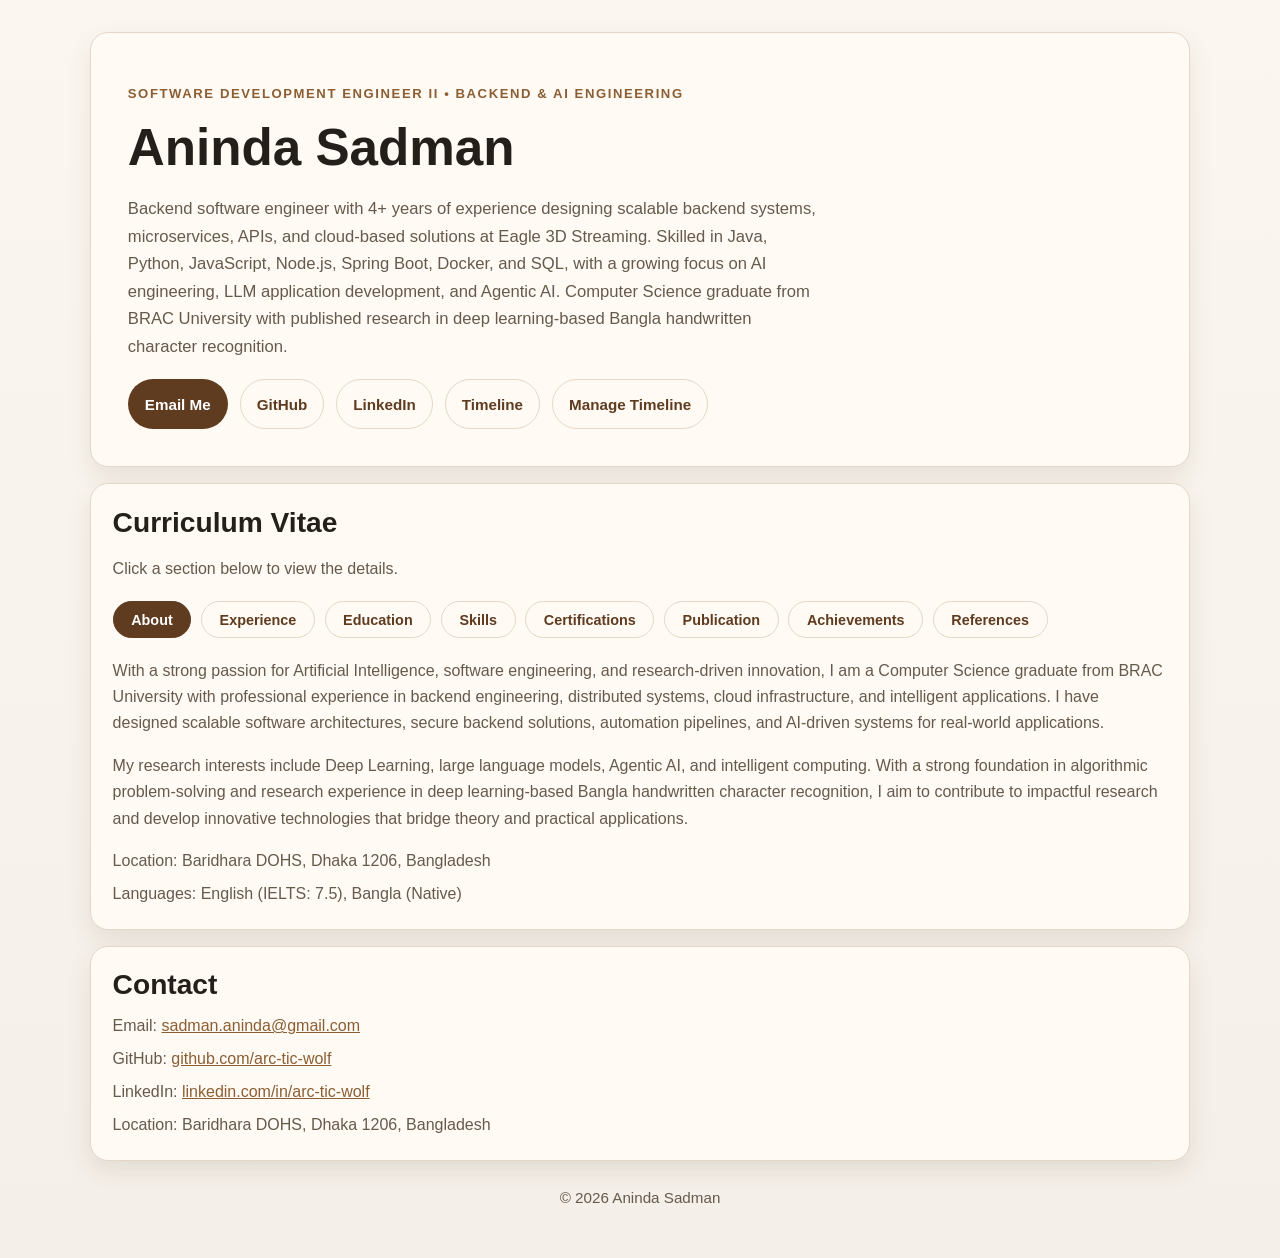
<file: index.html>
<!DOCTYPE html>
<html lang="en">
<head>
  <meta charset="UTF-8" />
  <meta name="viewport" content="width=device-width, initial-scale=1.0" />
  <title>Aninda Sadman | Portfolio</title>
  <style>
    :root {
      --bg: #f4efe8;
      --panel: #fffaf3;
      --text: #241f1a;
      --muted: #665a4d;
      --accent: #8b5e34;
      --accent-strong: #5f3b20;
      --border: #e4d7c8;
      --shadow: 0 10px 25px rgba(74, 52, 33, 0.10);
    }

    * { box-sizing: border-box; }

    body {
      margin: 0;
      font-family: Inter, "Segoe UI", Roboto, Helvetica, Arial, sans-serif;
      background: linear-gradient(180deg, #fbf7f0 0%, var(--bg) 100%);
      color: var(--text);
      line-height: 1.65;
    }

    .container {
      width: min(1100px, 92vw);
      margin: 0 auto;
      padding: 2rem 0 3rem;
    }

    .hero, section {
      background: var(--panel);
      border: 1px solid var(--border);
      border-radius: 18px;
      box-shadow: var(--shadow);
    }

    .hero { padding: 2.3rem; margin-bottom: 1rem; }
    section { padding: 1.35rem; margin-top: 1rem; }

    h1, h2, h3, h4 { line-height: 1.2; margin: 0 0 0.7rem; }
    h1 { font-size: clamp(2.2rem, 4vw, 3.4rem); }
    h2 { font-size: clamp(1.35rem, 2.2vw, 1.8rem); }
    h3 { font-size: 1.1rem; margin-bottom: 0.15rem; }
    h4 { font-size: 0.95rem; margin-bottom: 0.3rem; color: var(--muted); font-weight: 600; }

    .role {
      text-transform: uppercase;
      letter-spacing: 0.12em;
      font-size: 0.82rem;
      font-weight: 700;
      color: var(--accent);
      margin-bottom: 0.8rem;
    }

    .lead {
      color: var(--muted);
      max-width: 75ch;
      margin-bottom: 1.2rem;
      font-size: 1.04rem;
    }

    .actions { display: flex; gap: 0.75rem; flex-wrap: wrap; }
    .btn {
      display: inline-block;
      padding: 0.72rem 1rem;
      border-radius: 999px;
      text-decoration: none;
      font-weight: 700;
      border: 1px solid transparent;
      cursor: pointer;
      font-family: inherit;
      font-size: 0.95rem;
    }
    .btn-primary { background: var(--accent-strong); color: #fff; }
    .btn-secondary { background: transparent; color: var(--accent-strong); border-color: var(--border); }

    .grid { display: grid; gap: 1rem; grid-template-columns: repeat(auto-fit, minmax(240px, 1fr)); }

    p, li { color: var(--muted); }
    ul { margin: 0; padding-left: 1.1rem; }
    .meta { color: var(--text); font-weight: 700; margin-bottom: 0.25rem; }
    .contact-list { list-style: none; padding: 0; margin: 0; display: grid; gap: 0.4rem; }
    a { color: var(--accent); }

    .two-col { display: grid; gap: 1rem; grid-template-columns: repeat(auto-fit, minmax(300px, 1fr)); }

    .tag-list { display: flex; flex-wrap: wrap; gap: 0.5rem; padding: 0; list-style: none; }
    .tag-list li {
      color: var(--text);
      background: #f5ece2;
      border: 1px solid #ead7c2;
      padding: 0.45rem 0.7rem;
      border-radius: 999px;
      font-size: 0.93rem;
    }

    /* Tab navigation */
    .tab-nav {
      display: flex;
      flex-wrap: wrap;
      gap: 0.6rem;
      margin: 1.2rem 0;
    }
    .tab-btn {
      background: var(--panel);
      border: 1px solid var(--border);
      color: var(--accent-strong);
      padding: 0.6rem 1.1rem;
      border-radius: 999px;
      font-weight: 700;
      font-size: 0.9rem;
      cursor: pointer;
      font-family: inherit;
      transition: background 0.15s ease, color 0.15s ease, transform 0.1s ease;
    }
    .tab-btn:hover { transform: translateY(-1px); }
    .tab-btn[aria-selected="true"] {
      background: var(--accent-strong);
      color: #fff;
      border-color: var(--accent-strong);
    }

    .tab-panel { display: none; }
    .tab-panel.active { display: block; }

    .entry { margin-bottom: 1.3rem; }
    .entry:last-child { margin-bottom: 0; }
    .entry-header { display: flex; justify-content: space-between; align-items: baseline; flex-wrap: wrap; gap: 0.3rem; }
    .entry-date {
      font-size: 0.82rem;
      font-weight: 700;
      color: var(--accent);
      text-transform: uppercase;
      letter-spacing: 0.04em;
      white-space: nowrap;
    }
    .entry-sub { color: var(--muted); font-size: 0.93rem; margin-bottom: 0.4rem; }

    .skill-group { margin-bottom: 1rem; }
    .skill-group:last-child { margin-bottom: 0; }

    .cert-list, .achievement-list { list-style: none; padding: 0; margin: 0; display: grid; gap: 0.5rem; }
    .cert-list li, .achievement-list li {
      padding: 0.55rem 0.8rem;
      background: #f5ece2;
      border: 1px solid #ead7c2;
      border-radius: 10px;
      font-size: 0.93rem;
      color: var(--text);
    }

    .ref-card {
      padding: 0.9rem;
      background: #f5ece2;
      border: 1px solid #ead7c2;
      border-radius: 12px;
    }
    .ref-card p { margin: 0; }
    .ref-card .ref-title { color: var(--muted); font-size: 0.9rem; }

    footer { text-align: center; color: var(--muted); margin-top: 1.5rem; font-size: 0.95rem; }

    @media (max-width: 640px) {
      .hero { padding: 1.5rem; }
      section { padding: 1.1rem; }
    }
  </style>
</head>
<body>
  <main class="container">
    <header class="hero">
      <p class="role">Software Development Engineer II • Backend &amp; AI Engineering</p>
      <h1>Aninda Sadman</h1>
      <p class="lead">
        Backend software engineer with 4+ years of experience designing scalable backend systems,
        microservices, APIs, and cloud-based solutions at Eagle 3D Streaming. Skilled in Java, Python,
        JavaScript, Node.js, Spring Boot, Docker, and SQL, with a growing focus on AI engineering,
        LLM application development, and Agentic AI. Computer Science graduate from BRAC University
        with published research in deep learning-based Bangla handwritten character recognition.
      </p>
      <div class="actions">
        <a class="btn btn-primary" href="mailto:sadman.aninda@gmail.com">Email Me</a>
        <a class="btn btn-secondary" href="https://github.com/arc-tic-wolf" target="_blank" rel="noopener noreferrer">GitHub</a>
        <a class="btn btn-secondary" href="https://www.linkedin.com/in/arc-tic-wolf" target="_blank" rel="noopener noreferrer">LinkedIn</a>
        <a class="btn btn-secondary" href="timeline.html">Timeline</a>
        <a class="btn btn-secondary" href="manage-timeline.html">Manage Timeline</a>
      </div>
    </header>

    <section id="cv" aria-label="Curriculum Vitae">
      <h2>Curriculum Vitae</h2>
      <p>Click a section below to view the details.</p>

      <div class="tab-nav" role="tablist" aria-label="CV sections">
        <button class="tab-btn" role="tab" data-tab="about" aria-selected="true">About</button>
        <button class="tab-btn" role="tab" data-tab="experience" aria-selected="false">Experience</button>
        <button class="tab-btn" role="tab" data-tab="education" aria-selected="false">Education</button>
        <button class="tab-btn" role="tab" data-tab="skills" aria-selected="false">Skills</button>
        <button class="tab-btn" role="tab" data-tab="certifications" aria-selected="false">Certifications</button>
        <button class="tab-btn" role="tab" data-tab="publication" aria-selected="false">Publication</button>
        <button class="tab-btn" role="tab" data-tab="achievements" aria-selected="false">Achievements</button>
        <button class="tab-btn" role="tab" data-tab="references" aria-selected="false">References</button>
      </div>

      <!-- About -->
      <div class="tab-panel active" id="panel-about" role="tabpanel">
        <p>
          With a strong passion for Artificial Intelligence, software engineering, and research-driven
          innovation, I am a Computer Science graduate from BRAC University with professional experience
          in backend engineering, distributed systems, cloud infrastructure, and intelligent applications.
          I have designed scalable software architectures, secure backend solutions, automation pipelines,
          and AI-driven systems for real-world applications.
        </p>
        <p>
          My research interests include Deep Learning, large language models, Agentic AI, and intelligent
          computing. With a strong foundation in algorithmic problem-solving and research experience in
          deep learning-based Bangla handwritten character recognition, I aim to contribute to impactful
          research and develop innovative technologies that bridge theory and practical applications.
        </p>
        <ul class="contact-list">
          <li>Location: Baridhara DOHS, Dhaka 1206, Bangladesh</li>
          <li>Languages: English (IELTS: 7.5), Bangla (Native)</li>
        </ul>
      </div>

      <!-- Experience -->
      <div class="tab-panel" id="panel-experience" role="tabpanel">
        <div class="entry">
          <div class="entry-header">
            <h3>Software Development Engineer II</h3>
            <span class="entry-date">Jan 2024 &ndash; Present</span>
          </div>
          <p class="entry-sub">Eagle 3D Streaming &middot; Remote, Texas, USA</p>
          <ul>
            <li>Maintain and optimise Dockerized backend applications deployed across virtual machine environments while ensuring system reliability and performance.</li>
            <li>Design and automate CI/CD pipelines integrated with Git workflows and SSH-based deployment processes.</li>
            <li>Develop monitoring, debugging, and automated alerting systems using Telegram Bot, PM2, Netdata, and Node.js applications for real-time infrastructure tracking.</li>
            <li>Build scalable backend services including API scheduling, resource allocation, database optimisation, and secure synchronisation mechanisms.</li>
            <li>Develop and configure distributed AI infrastructure, including mesh LLM systems that combine multi-GPU resources across multiple machines.</li>
            <li>Deploy and manage data centre machine controllers using MeshCentral and Raspberry Pi for centralised infrastructure administration.</li>
            <li>Implement and maintain open-source services such as Mailcow and Zammad across distributed machines to optimise infrastructure cost and resource utilisation.</li>
            <li>Develop local database synchronisation systems using replication layers and key-based security mechanisms for secure and efficient query operations.</li>
          </ul>
        </div>

        <div class="entry">
          <div class="entry-header">
            <h3>Software Development Engineer I</h3>
            <span class="entry-date">Feb 2022 &ndash; Dec 2023</span>
          </div>
          <p class="entry-sub">Eagle 3D Streaming &middot; Remote, Texas, USA</p>
          <ul>
            <li>Developed scalable backend services using microservice architecture with secure authentication and authorisation systems.</li>
            <li>Built dynamic API servers supporting efficient data processing with database abstraction layers.</li>
            <li>Implemented security solutions including OTP verification, encryption, and secure service-to-service communication.</li>
            <li>Developed application features including notification systems, team management, and server-side rendered interfaces.</li>
            <li>Created database migration workflows and scheduling systems for reliable data management and monitoring.</li>
          </ul>
        </div>

        <div class="entry">
          <div class="entry-header">
            <h3>Junior Software Engineer</h3>
            <span class="entry-date">Jun 2022 &ndash; Sep 2023</span>
          </div>
          <p class="entry-sub">Tirzok Private Limited &middot; Dhaka, Bangladesh</p>
        </div>

        <div class="entry">
          <div class="entry-header">
            <h3>Backend Engineering Intern</h3>
            <span class="entry-date">Sep 2021 &ndash; Jan 2022</span>
          </div>
          <p class="entry-sub">Eagle 3D Streaming &middot; Remote, Texas, USA</p>
        </div>

        <div class="entry">
          <div class="entry-header">
            <h3>Research Assistant</h3>
            <span class="entry-date">Jul 2021</span>
          </div>
          <p class="entry-sub">BU Biotech Grid</p>
          <ul>
            <li>Participated in research activities involving computational approaches.</li>
            <li>Contributed to research documentation and technical analysis.</li>
            <li>Received a recommendation letter for research contribution.</li>
          </ul>
        </div>
      </div>

      <!-- Education -->
      <div class="tab-panel" id="panel-education" role="tabpanel">
        <div class="entry">
          <div class="entry-header">
            <h3>Bachelor of Science in Computer Science</h3>
            <span class="entry-date">Jan 2018 &ndash; May 2022</span>
          </div>
          <p class="entry-sub">BRAC University, Dhaka &middot; CGPA: 3.60</p>
        </div>
        <div class="entry">
          <div class="entry-header">
            <h3>Higher Secondary Certificate (Science)</h3>
            <span class="entry-date">Jan 2013 &ndash; May 2017</span>
          </div>
          <p class="entry-sub">Rajuk Uttara Model College, Uttara &middot; HSC GPA: 5.00, SSC GPA: 5.00</p>
        </div>
        <div class="entry">
          <div class="entry-header">
            <h3>Secondary Education</h3>
            <span class="entry-date">Jan 2008 &ndash; Dec 2012</span>
          </div>
          <p class="entry-sub">Ideal School and College, Motijheel &middot; JSC GPA: 5.00, PSC GPA: 5.00</p>
        </div>
      </div>

      <!-- Skills -->
      <div class="tab-panel" id="panel-skills" role="tabpanel">
        <div class="skill-group">
          <h4>Programming Languages</h4>
          <ul class="tag-list">
            <li>Java</li><li>JavaScript</li><li>Python</li><li>Bash</li>
          </ul>
        </div>
        <div class="skill-group">
          <h4>Backend Development</h4>
          <ul class="tag-list">
            <li>Node.js</li><li>Spring Boot</li><li>REST APIs</li><li>Microservices Architecture</li>
            <li>Authentication &amp; Authorisation</li><li>API Gateway Design</li>
          </ul>
        </div>
        <div class="skill-group">
          <h4>Databases &amp; Storage</h4>
          <ul class="tag-list">
            <li>SQL</li><li>Redis</li><li>Database Architecture</li><li>Query Optimisation</li><li>Data Migration</li>
          </ul>
        </div>
        <div class="skill-group">
          <h4>DevOps &amp; Infrastructure</h4>
          <ul class="tag-list">
            <li>Docker</li><li>Linux</li><li>Git</li><li>CI/CD Pipeline Development</li>
            <li>Cloud Infrastructure</li><li>Automation Workflow</li>
          </ul>
        </div>
        <div class="skill-group">
          <h4>AI Engineering</h4>
          <ul class="tag-list">
            <li>LLM Application Development</li><li>Agentic AI</li><li>AI Coding Agents</li>
            <li>Claude Code</li><li>Agent Skills</li><li>Model Context Protocol (MCP)</li>
            <li>Deep Learning Fundamentals</li>
          </ul>
        </div>
      </div>

      <!-- Certifications -->
      <div class="tab-panel" id="panel-certifications" role="tabpanel">
        <ul class="cert-list">
          <li>Google IT Automation with Python</li>
          <li>TensorFlow Developer Professional Certificate</li>
          <li>IBM Machine Learning with Python</li>
          <li>IBM Data Analysis with Python</li>
          <li>Deep Learning.AI: Neural Networks and Deep Learning, Improving Deep Neural Networks, Structuring Machine Learning Projects, Convolutional Neural Networks</li>
          <li>SciBlitz AI Hackathon 2026</li>
          <li>Claude 101</li>
          <li>Claude with Anthropic API</li>
          <li>Claude Code in Action</li>
          <li>Introduction to Agent Skills</li>
          <li>Introduction to Model Context Protocol (MCP)</li>
        </ul>
      </div>

      <!-- Publication -->
      <div class="tab-panel" id="panel-publication" role="tabpanel">
        <div class="entry">
          <h3>KDANet: Handwritten Character Recognition for Bangla Language using Deep Learning</h3>
          <p>Research focused on handwritten Bangla character recognition using deep learning techniques.</p>
          <p><a href="https://doi.org/10.1109/ICCIT57492.2022.10054708" target="_blank" rel="noopener noreferrer">doi.org/10.1109/ICCIT57492.2022.10054708</a></p>
        </div>
      </div>

      <!-- Achievements -->
      <div class="tab-panel" id="panel-achievements" role="tabpanel">
        <ul class="achievement-list">
          <li>2nd Position, BRAC University Programming Contest (BUCC), 2018</li>
          <li>8th Position, Inter University Programming Contest (UITS), 2019</li>
          <li>5th Position, Hour of Code &ndash; ROBU Tech Carnival, 2019</li>
          <li>Honourable Mention, IUT ICT Fest IUPC 2019</li>
          <li>Honourable Mention, BUP Techsurgence 2019</li>
          <li>Participant, ACM ICPC Regional Contest 2018&ndash;2019</li>
        </ul>
      </div>

      <!-- References -->
      <div class="tab-panel" id="panel-references" role="tabpanel">
        <div class="two-col">
          <div class="ref-card">
            <p class="meta">Tawsif Rahman</p>
            <p class="ref-title">Software Development Engineer III &mdash; Rakuten</p>
          </div>
          <div class="ref-card">
            <p class="meta">Sadman Amin</p>
            <p class="ref-title">Graduate Teaching Assistant &mdash; University of Saskatchewan</p>
          </div>
          <div class="ref-card">
            <p class="meta">Robin Mollah</p>
            <p class="ref-title">Tech Lead &mdash; GoBubble</p>
          </div>
          <div class="ref-card">
            <p class="meta">Ahsan Muzaheed</p>
            <p class="ref-title">Chief Technology Officer &mdash; Eagle 3D Streaming</p>
          </div>
          <div class="ref-card">
            <p class="meta">Md. Golam Hossain</p>
            <p class="ref-title">Software Development Team Lead &mdash; Tirzok Private Limited</p>
          </div>
        </div>
        <p style="margin-top: 0.9rem; font-size: 0.88rem;">Contact details available on request.</p>
      </div>
    </section>

    <section id="contact">
      <h2>Contact</h2>
      <ul class="contact-list">
        <li>Email: <a href="mailto:sadman.aninda@gmail.com">sadman.aninda@gmail.com</a></li>
        <li>GitHub: <a href="https://github.com/arc-tic-wolf" target="_blank" rel="noopener noreferrer">github.com/arc-tic-wolf</a></li>
        <li>LinkedIn: <a href="https://www.linkedin.com/in/arc-tic-wolf" target="_blank" rel="noopener noreferrer">linkedin.com/in/arc-tic-wolf</a></li>
        <li>Location: Baridhara DOHS, Dhaka 1206, Bangladesh</li>
      </ul>
    </section>

    <footer>© <span id="year"></span> Aninda Sadman</footer>
  </main>

  <script>
    document.getElementById('year').textContent = new Date().getFullYear();

    const tabButtons = document.querySelectorAll('.tab-btn');
    const tabPanels = document.querySelectorAll('.tab-panel');

    tabButtons.forEach((btn) => {
      btn.addEventListener('click', () => {
        const target = btn.getAttribute('data-tab');

        tabButtons.forEach((b) => b.setAttribute('aria-selected', 'false'));
        btn.setAttribute('aria-selected', 'true');

        tabPanels.forEach((panel) => {
          panel.classList.toggle('active', panel.id === `panel-${target}`);
        });
      });
    });
  </script>
</body>
</html>
</file>
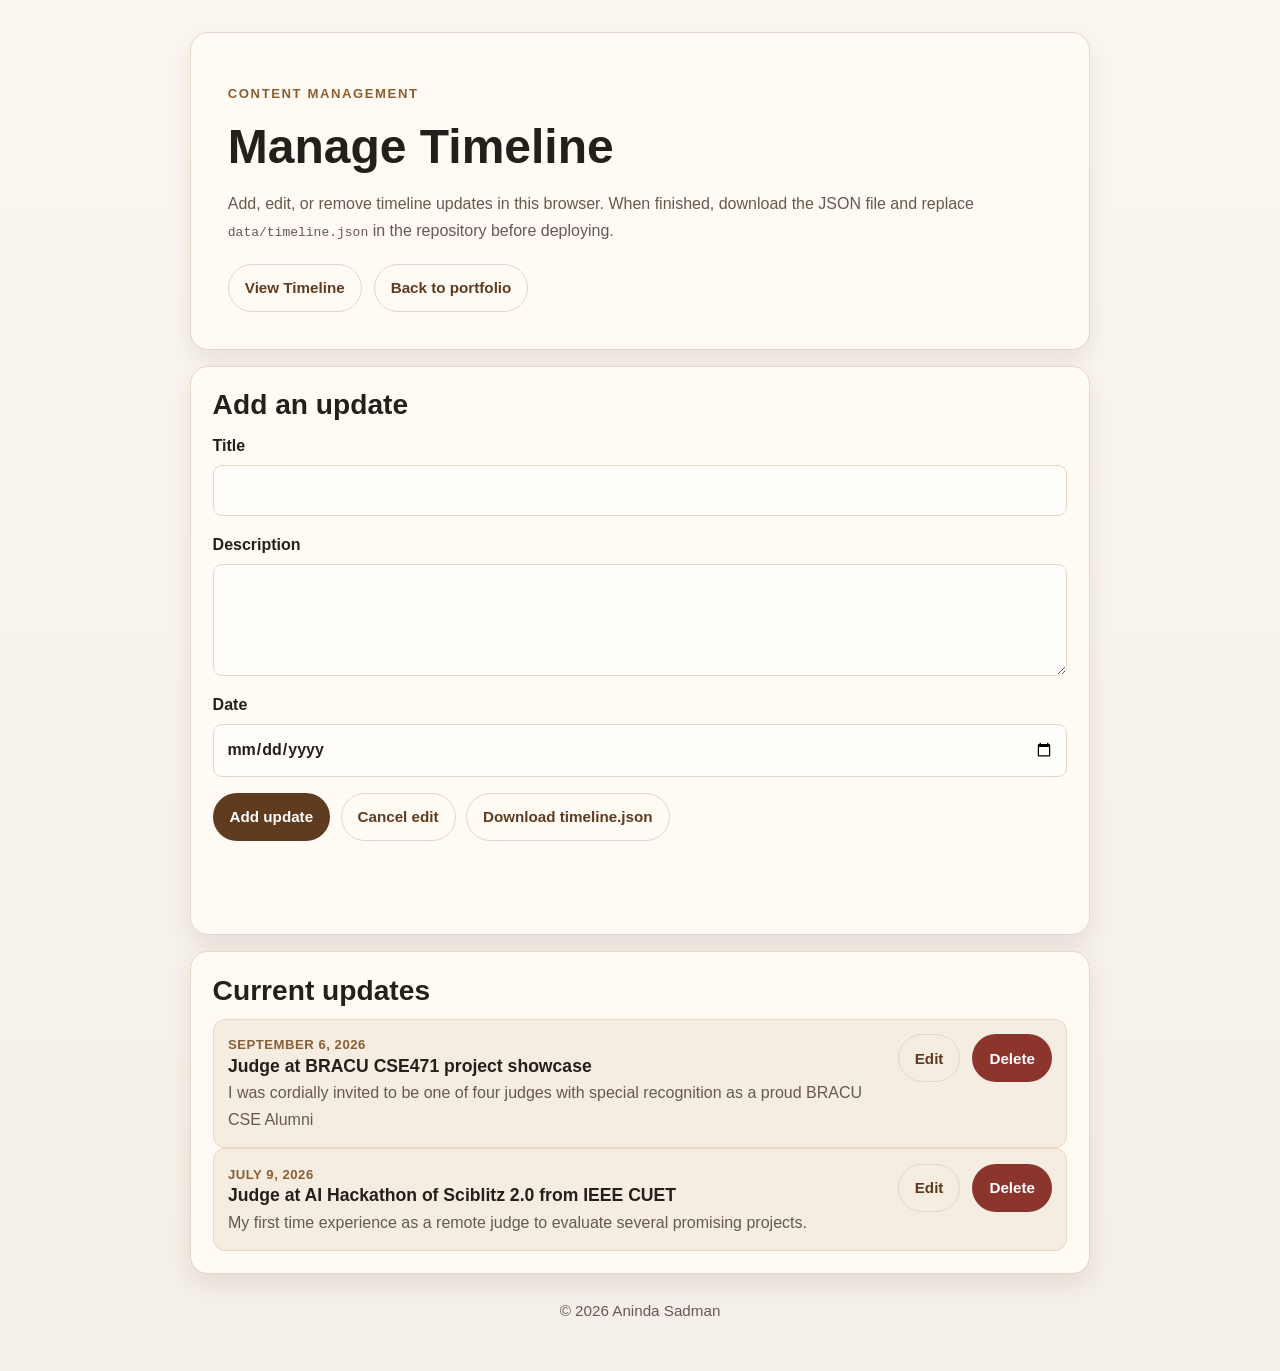
<file: manage-timeline.html>
<!DOCTYPE html>
<html lang="en">
<head>
  <meta charset="UTF-8" />
  <meta name="viewport" content="width=device-width, initial-scale=1.0" />
  <title>Manage Timeline | Aninda Sadman</title>
  <link rel="stylesheet" href="timeline.css" />
</head>
<body>
  <main class="container">
    <header class="hero">
      <p class="eyebrow">Content management</p>
      <h1>Manage Timeline</h1>
      <p>Add, edit, or remove timeline updates in this browser. When finished, download the JSON file and replace <code>data/timeline.json</code> in the repository before deploying.</p>
      <div class="actions">
        <a class="btn btn-secondary" href="timeline.html">View Timeline</a>
        <a class="btn btn-secondary" href="index.html">Back to portfolio</a>
      </div>
    </header>

    <section class="panel" aria-labelledby="form-heading">
      <h2 id="form-heading">Add an update</h2>
      <form id="timeline-form">
        <label for="title">Title <input id="title" name="title" required maxlength="160" /></label>
        <label for="description">Description <textarea id="description" name="description" required maxlength="2000"></textarea></label>
        <label for="date">Date <input id="date" name="date" type="date" required /></label>
        <div class="form-actions">
          <button class="btn btn-primary" type="submit" id="save-button">Add update</button>
          <button class="btn btn-secondary" type="button" id="cancel-button" hidden>Cancel edit</button>
          <button class="btn btn-secondary" type="button" id="download-button">Download timeline.json</button>
        </div>
        <p class="status" id="status" role="status" aria-live="polite"></p>
      </form>
    </section>

    <section class="panel" aria-labelledby="list-heading">
      <h2 id="list-heading">Current updates</h2>
      <div id="manager-list" aria-live="polite"><p>Loading timeline…</p></div>
    </section>
    <footer>© <span id="year"></span> Aninda Sadman</footer>
  </main>
  <script src="timeline.js"></script>
  <script>
    const state = { entries: [], editingIndex: null };
    const form = document.getElementById("timeline-form");
    const titleInput = document.getElementById("title");
    const descriptionInput = document.getElementById("description");
    const dateInput = document.getElementById("date");
    const saveButton = document.getElementById("save-button");
    const cancelButton = document.getElementById("cancel-button");
    const status = document.getElementById("status");

    document.getElementById("year").textContent = new Date().getFullYear();

    function setStatus(message) {
      status.textContent = message;
    }

    function resetForm() {
      form.reset();
      state.editingIndex = null;
      saveButton.textContent = "Add update";
      cancelButton.hidden = true;
      document.getElementById("form-heading").textContent = "Add an update";
    }

    function refreshList() {
      timelineApp.renderManager(state.entries, (index) => {
        const entry = state.entries[index];
        state.editingIndex = index;
        titleInput.value = entry.title;
        descriptionInput.value = entry.description;
        dateInput.value = entry.date;
        saveButton.textContent = "Save changes";
        cancelButton.hidden = false;
        document.getElementById("form-heading").textContent = "Edit update";
        titleInput.focus();
      }, (index) => {
        if (!window.confirm("Delete this timeline update?")) return;
        state.entries.splice(index, 1);
        resetForm();
        refreshList();
        setStatus("Update deleted. Download the JSON file to save this change.");
      });
    }

    form.addEventListener("submit", (event) => {
      event.preventDefault();
      if (!form.reportValidity()) return;
      const entry = {
        title: titleInput.value.trim(),
        description: descriptionInput.value.trim(),
        date: dateInput.value
      };
      if (!entry.title || !entry.description || !/^\d{4}-\d{2}-\d{2}$/.test(entry.date)) {
        setStatus("Please provide a title, description, and valid date.");
        return;
      }
      if (state.editingIndex === null) state.entries.push(entry);
      else state.entries[state.editingIndex] = entry;
      state.entries = timelineApp.cleanEntries(state.entries);
      resetForm();
      refreshList();
      setStatus("Update saved in this browser. Download timeline.json to publish it.");
    });

    cancelButton.addEventListener("click", () => { resetForm(); setStatus("Edit cancelled."); });

    document.getElementById("download-button").addEventListener("click", () => {
      const blob = new Blob([`${JSON.stringify(state.entries, null, 2)}\n`], { type: "application/json" });
      const url = URL.createObjectURL(blob);
      const link = document.createElement("a");
      link.href = url;
      link.download = "timeline.json";
      link.click();
      URL.revokeObjectURL(url);
      setStatus("timeline.json downloaded. Replace data/timeline.json with it and commit the change.");
    });

    timelineApp.loadEntries().then((entries) => {
      state.entries = entries;
      refreshList();
    }).catch((error) => {
      state.entries = [];
      refreshList();
      setStatus(`${error.message} Starting with an empty list.`);
    });
  </script>
</body>
</html>
</file>
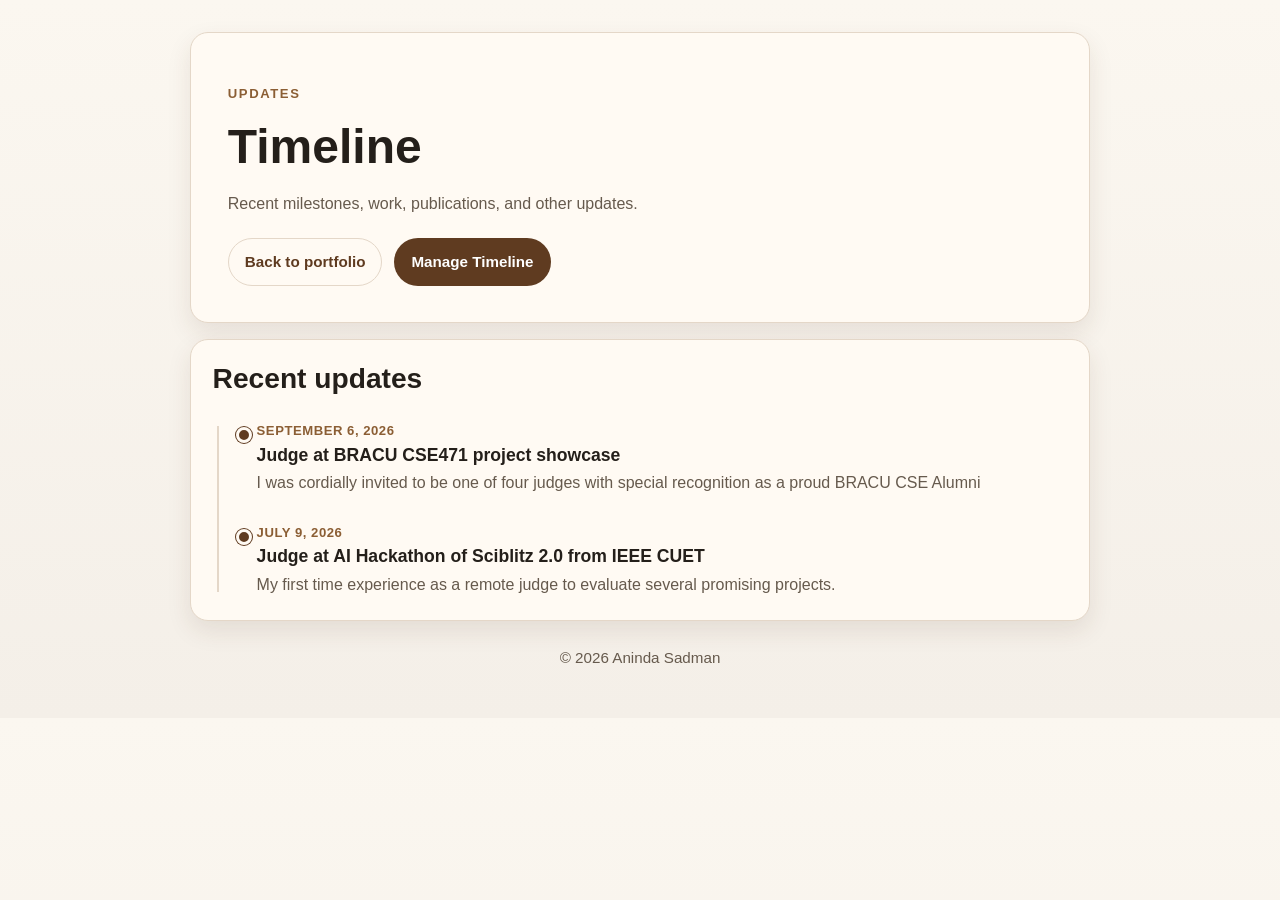
<file: timeline.html>
<!DOCTYPE html>
<html lang="en">
<head>
  <meta charset="UTF-8" />
  <meta name="viewport" content="width=device-width, initial-scale=1.0" />
  <title>Timeline | Aninda Sadman</title>
  <link rel="stylesheet" href="timeline.css" />
</head>
<body>
  <main class="container">
    <header class="hero">
      <p class="eyebrow">Updates</p>
      <h1>Timeline</h1>
      <p>Recent milestones, work, publications, and other updates.</p>
      <div class="actions">
        <a class="btn btn-secondary" href="index.html">Back to portfolio</a>
        <a class="btn btn-primary" href="manage-timeline.html">Manage Timeline</a>
      </div>
    </header>

    <section class="panel" aria-labelledby="timeline-heading">
      <h2 id="timeline-heading">Recent updates</h2>
      <div id="timeline" aria-live="polite"><p>Loading timeline…</p></div>
    </section>
    <footer>© <span id="year"></span> Aninda Sadman</footer>
  </main>
  <script src="timeline.js"></script>
  <script>
    document.getElementById("year").textContent = new Date().getFullYear();
    timelineApp.loadEntries().then(timelineApp.renderPublic).catch((error) => timelineApp.showError(error.message));
  </script>
</body>
</html>
</file>
<file: timeline.css>
:root {
  --bg: #f4efe8;
  --panel: #fffaf3;
  --text: #241f1a;
  --muted: #665a4d;
  --accent: #8b5e34;
  --accent-strong: #5f3b20;
  --border: #e4d7c8;
  --soft: #f5ece2;
  --shadow: 0 10px 25px rgba(74, 52, 33, 0.10);
}

* { box-sizing: border-box; }

body {
  margin: 0;
  font-family: Inter, "Segoe UI", Roboto, Helvetica, Arial, sans-serif;
  background: linear-gradient(180deg, #fbf7f0 0%, var(--bg) 100%);
  color: var(--text);
  line-height: 1.65;
}

.container {
  width: min(900px, 92vw);
  margin: 0 auto;
  padding: 2rem 0 3rem;
}

.hero, .panel {
  background: var(--panel);
  border: 1px solid var(--border);
  border-radius: 18px;
  box-shadow: var(--shadow);
}

.hero { padding: 2.3rem; margin-bottom: 1rem; }
.panel { padding: 1.35rem; margin-top: 1rem; }
h1, h2, h3 { line-height: 1.2; margin: 0 0 0.7rem; }
h1 { font-size: clamp(2rem, 4vw, 3rem); }
h2 { font-size: clamp(1.35rem, 2.2vw, 1.8rem); }
h3 { font-size: 1.1rem; }
p { color: var(--muted); }
a { color: var(--accent); }
.eyebrow { color: var(--accent); font-size: 0.82rem; font-weight: 700; letter-spacing: 0.12em; text-transform: uppercase; }
.actions { display: flex; gap: 0.75rem; flex-wrap: wrap; margin-top: 1.25rem; }
.btn {
  display: inline-block;
  padding: 0.65rem 1rem;
  border-radius: 999px;
  text-decoration: none;
  font: inherit;
  font-size: 0.95rem;
  font-weight: 700;
  cursor: pointer;
  border: 1px solid transparent;
}
.btn-primary { background: var(--accent-strong); color: #fff; }
.btn-secondary { background: transparent; color: var(--accent-strong); border-color: var(--border); }
.btn-danger { background: #8b352d; color: #fff; }

.timeline { position: relative; margin-top: 1.5rem; padding-left: 1.5rem; }
.timeline::before { content: ""; position: absolute; left: 0.25rem; top: 0.4rem; bottom: 0.4rem; width: 2px; background: var(--border); }
.timeline-entry { position: relative; padding: 0 0 1.6rem 1.25rem; }
.timeline-entry:last-child { padding-bottom: 0; }
.timeline-entry::before { content: ""; position: absolute; left: -0.05rem; top: 0.45rem; width: 0.65rem; height: 0.65rem; background: var(--accent-strong); border: 3px solid var(--panel); border-radius: 50%; box-shadow: 0 0 0 1px var(--accent-strong); }
.timeline-date { color: var(--accent); font-size: 0.82rem; font-weight: 700; letter-spacing: 0.04em; text-transform: uppercase; }
.timeline-entry h3 { margin-top: 0.2rem; margin-bottom: 0.25rem; }
.timeline-entry p { margin: 0; white-space: pre-wrap; }
.empty-state { padding: 2rem 1rem; text-align: center; background: var(--soft); border: 1px dashed var(--border); border-radius: 12px; }
.empty-state p { margin-bottom: 0; }

form { display: grid; gap: 1rem; }
label { display: grid; gap: 0.35rem; color: var(--text); font-weight: 700; }
input, textarea { width: 100%; padding: 0.7rem 0.8rem; border: 1px solid var(--border); border-radius: 9px; color: var(--text); background: #fffdf9; font: inherit; }
textarea { min-height: 7rem; resize: vertical; }
input:focus, textarea:focus { outline: 3px solid rgba(139, 94, 52, 0.2); border-color: var(--accent); }
.form-actions { display: flex; gap: 0.65rem; flex-wrap: wrap; }
.manager-list { display: grid; gap: 0.75rem; margin-top: 1.25rem; }
.manager-entry { display: flex; justify-content: space-between; align-items: flex-start; gap: 1rem; padding: 0.9rem; background: var(--soft); border: 1px solid #ead7c2; border-radius: 12px; }
.manager-entry h3 { margin-bottom: 0.2rem; }
.manager-entry p { margin: 0; white-space: pre-wrap; }
.manager-entry .actions { margin-top: 0; flex-shrink: 0; }
.status { min-height: 1.5em; color: var(--muted); }
footer { text-align: center; color: var(--muted); margin-top: 1.5rem; font-size: 0.95rem; }

@media (max-width: 640px) {
  .hero, .panel { padding: 1.1rem; }
  .timeline { padding-left: 1.1rem; }
  .timeline-entry { padding-left: 1rem; }
  .manager-entry { display: block; }
  .manager-entry .actions { margin-top: 0.75rem; }
}
</file>
